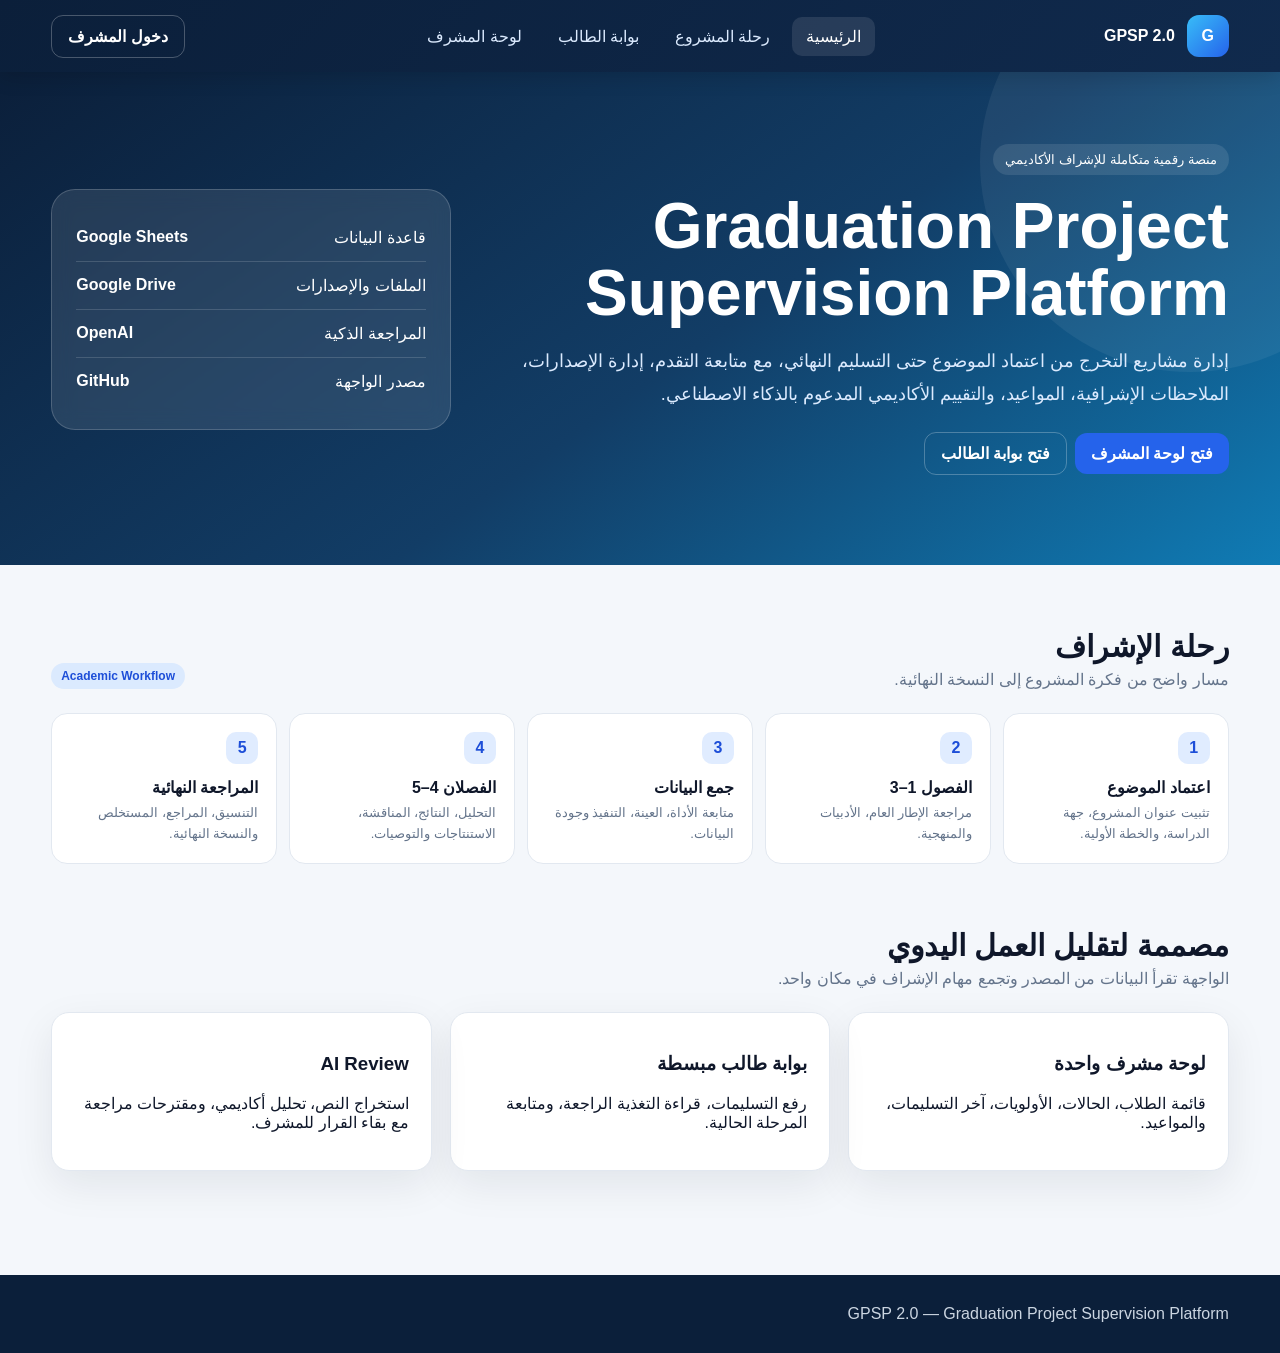
<file: index(20260825-074101).html>
<!doctype html>
<html lang="ar" dir="rtl">
<head>
<meta charset="utf-8"><meta name="viewport" content="width=device-width,initial-scale=1">
<title>GPSP 2.0 | Graduation Project Supervision Platform</title>
<link rel="stylesheet" href="style.css">
</head>
<body>
<header class="topbar">
  <div class="container nav">
    <div class="brand"><div class="logo">G</div><div>GPSP 2.0</div></div>
    <nav class="navlinks"><a class="active" href="index.html">الرئيسية</a><a href="#journey">رحلة المشروع</a><a href="student.html">بوابة الطالب</a><a href="supervisor.html">لوحة المشرف</a></nav>
    <div class="actions"><a class="btn ghost" href="supervisor.html">دخول المشرف</a></div>
  </div>
</header>

<section class="hero">
  <div class="container hero-grid">
    <div>
      <span class="eyebrow">منصة رقمية متكاملة للإشراف الأكاديمي</span>
      <h1>Graduation Project Supervision Platform</h1>
      <p>إدارة مشاريع التخرج من اعتماد الموضوع حتى التسليم النهائي، مع متابعة التقدم، إدارة الإصدارات، الملاحظات الإشرافية، المواعيد، والتقييم الأكاديمي المدعوم بالذكاء الاصطناعي.</p>
      <div class="actions" style="margin-top:22px"><a class="btn primary" href="supervisor.html">فتح لوحة المشرف</a><a class="btn ghost" href="student.html">فتح بوابة الطالب</a></div>
    </div>
    <div class="hero-card">
      <div class="hero-stat"><span>قاعدة البيانات</span><strong>Google Sheets</strong></div>
      <div class="hero-stat"><span>الملفات والإصدارات</span><strong>Google Drive</strong></div>
      <div class="hero-stat"><span>المراجعة الذكية</span><strong>OpenAI</strong></div>
      <div class="hero-stat"><span>مصدر الواجهة</span><strong>GitHub</strong></div>
    </div>
  </div>
</section>

<section id="journey" class="section">
  <div class="container">
    <div class="section-title"><div><h2>رحلة الإشراف</h2><p>مسار واضح من فكرة المشروع إلى النسخة النهائية.</p></div><span class="pill info">Academic Workflow</span></div>
    <div class="journey">
      <div class="step"><div class="num">1</div><h3>اعتماد الموضوع</h3><p>تثبيت عنوان المشروع، جهة الدراسة، والخطة الأولية.</p></div>
      <div class="step"><div class="num">2</div><h3>الفصول 1–3</h3><p>مراجعة الإطار العام، الأدبيات والمنهجية.</p></div>
      <div class="step"><div class="num">3</div><h3>جمع البيانات</h3><p>متابعة الأداة، العينة، التنفيذ وجودة البيانات.</p></div>
      <div class="step"><div class="num">4</div><h3>الفصلان 4–5</h3><p>التحليل، النتائج، المناقشة، الاستنتاجات والتوصيات.</p></div>
      <div class="step"><div class="num">5</div><h3>المراجعة النهائية</h3><p>التنسيق، المراجع، المستخلص والنسخة النهائية.</p></div>
    </div>
  </div>
</section>

<section class="section" style="padding-top:0">
  <div class="container">
    <div class="section-title"><div><h2>مصممة لتقليل العمل اليدوي</h2><p>الواجهة تقرأ البيانات من المصدر وتجمع مهام الإشراف في مكان واحد.</p></div></div>
    <div class="grid cols-3">
      <div class="card"><h3>لوحة مشرف واحدة</h3><p>قائمة الطلاب، الحالات، الأولويات، آخر التسليمات، والمواعيد.</p></div>
      <div class="card"><h3>بوابة طالب مبسطة</h3><p>رفع التسليمات، قراءة التغذية الراجعة، ومتابعة المرحلة الحالية.</p></div>
      <div class="card"><h3>AI Review</h3><p>استخراج النص، تحليل أكاديمي، ومقترحات مراجعة مع بقاء القرار للمشرف.</p></div>
    </div>
  </div>
</section>

<footer class="footer"><div class="container">GPSP 2.0 — Graduation Project Supervision Platform</div></footer>
<script src="config.js"></script><script src="api.js"></script><script src="app.js"></script>
</body></html>
</file>
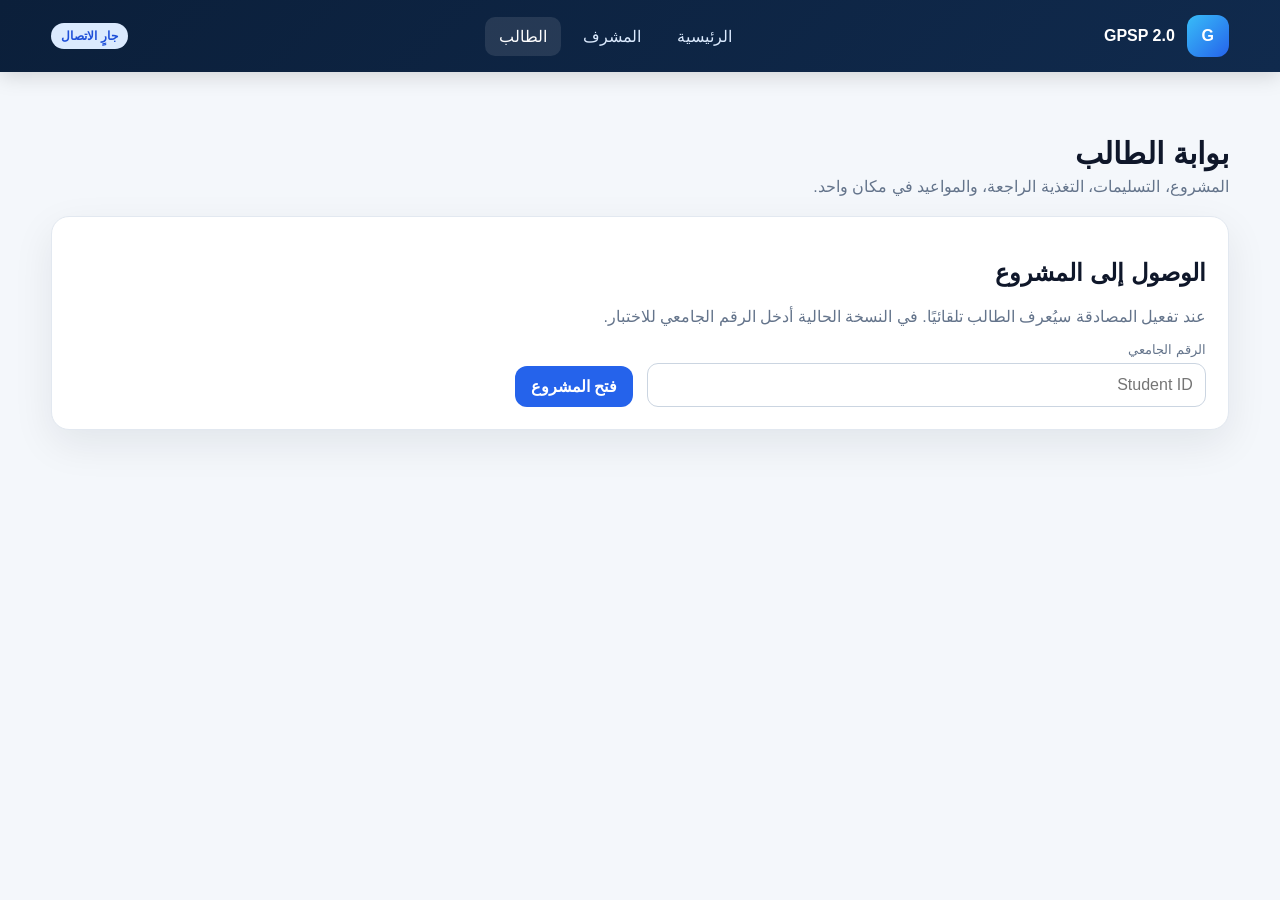
<file: student.html>
<!doctype html>
<html lang="ar" dir="rtl">
<head><meta charset="utf-8"><meta name="viewport" content="width=device-width,initial-scale=1"><title>بوابة الطالب | GPSP 2.0</title><link rel="stylesheet" href="style.css"></head>
<body>
<header class="topbar"><div class="container nav"><div class="brand"><div class="logo">G</div><div>GPSP 2.0</div></div><nav class="navlinks"><a href="index.html">الرئيسية</a><a href="supervisor.html">المشرف</a><a class="active" href="student.html">الطالب</a></nav><div class="actions"><span id="student-api-status" class="pill info">جارٍ الاتصال</span></div></div></header>
<main class="container section">
  <div class="page-head"><div><h1>بوابة الطالب</h1><p>المشروع، التسليمات، التغذية الراجعة، والمواعيد في مكان واحد.</p></div></div>
  <div id="student-login" class="card">
    <h2>الوصول إلى المشروع</h2>
    <p style="color:var(--muted)">عند تفعيل المصادقة سيُعرف الطالب تلقائيًا. في النسخة الحالية أدخل الرقم الجامعي للاختبار.</p>
    <div class="form-grid"><div class="field"><label>الرقم الجامعي</label><input id="student-id" placeholder="Student ID"></div><div class="field" style="align-self:end"><button class="btn primary" id="student-load">فتح المشروع</button></div></div>
  </div>
  <div id="student-workspace" style="display:none">
    <div class="grid cols-4">
      <div class="card metric"><div class="label">الطالب</div><div class="value" id="s-name" style="font-size:20px">—</div></div>
      <div class="card metric"><div class="label">المرحلة</div><div class="value" id="s-stage" style="font-size:22px">—</div></div>
      <div class="card metric"><div class="label">نسبة الإنجاز</div><div class="value" id="s-progress">0%</div></div>
      <div class="card metric"><div class="label">الحالة</div><div class="value" id="s-status" style="font-size:20px">—</div></div>
    </div>
    <section class="card" style="margin-top:20px">
      <h2 id="s-title">—</h2><p id="s-case" style="color:var(--muted)"></p>
      <div class="progress"><span id="s-progress-bar" style="width:0%"></span></div>
    </section>
    <div class="grid cols-2" style="margin-top:20px">
      <section class="card"><h3>التسليمات</h3><div id="s-submissions" class="timeline"></div></section>
      <section class="card"><h3>تغذية المشرف الراجعة</h3><div id="s-reviews" class="timeline"></div></section>
    </div>
  </div>
</main>
<script src="config.js"></script><script src="api.js"></script><script src="student.js"></script>
</body></html>
</file>
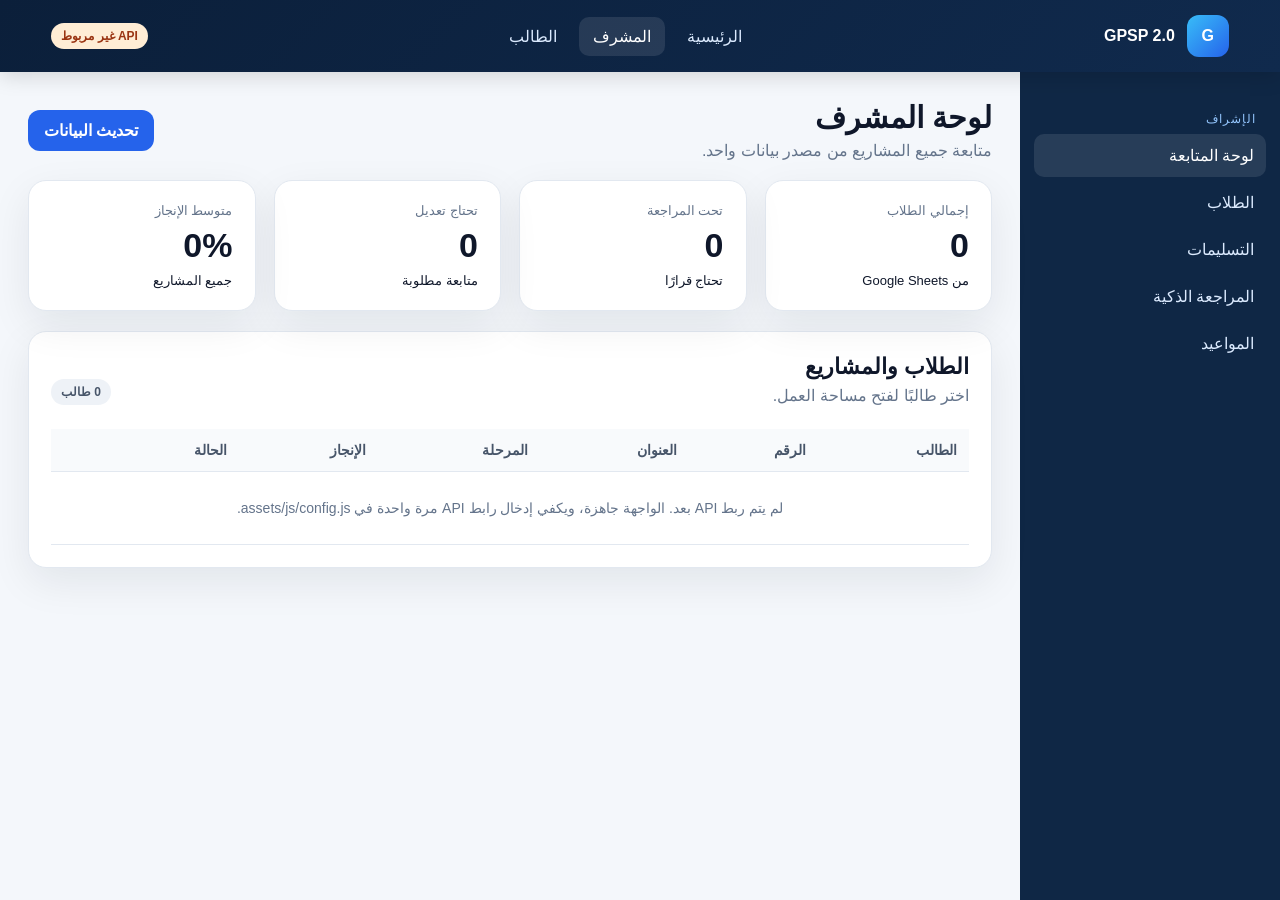
<file: supervisor.html>
<!doctype html>
<html lang="ar" dir="rtl">
<head><meta charset="utf-8"><meta name="viewport" content="width=device-width,initial-scale=1"><title>لوحة المشرف | GPSP 2.0</title><link rel="stylesheet" href="style.css"></head>
<body>
<header class="topbar"><div class="container nav"><div class="brand"><div class="logo">G</div><div>GPSP 2.0</div></div><nav class="navlinks"><a href="index.html">الرئيسية</a><a class="active" href="supervisor.html">المشرف</a><a href="student.html">الطالب</a></nav><div class="actions"><span id="api-status" class="pill info">جارٍ الاتصال</span></div></div></header>
<div class="dashboard-shell">
  <aside class="sidebar">
    <div class="side-title">الإشراف</div>
    <a class="side-link active" href="#overview">لوحة المتابعة</a>
    <a class="side-link" href="#students">الطلاب</a>
    <a class="side-link" href="#submissions">التسليمات</a>
    <a class="side-link" href="#ai">المراجعة الذكية</a>
    <a class="side-link" href="#timeline">المواعيد</a>
  </aside>
  <main class="main">
    <div class="page-head"><div><h1>لوحة المشرف</h1><p>متابعة جميع المشاريع من مصدر بيانات واحد.</p></div><button class="btn primary" id="refresh-btn">تحديث البيانات</button></div>
    <div class="grid cols-4" id="overview">
      <div class="card metric"><div class="label">إجمالي الطلاب</div><div class="value" id="m-total">0</div><div class="delta">من Google Sheets</div></div>
      <div class="card metric"><div class="label">تحت المراجعة</div><div class="value" id="m-review">0</div><div class="delta">تحتاج قرارًا</div></div>
      <div class="card metric"><div class="label">تحتاج تعديل</div><div class="value" id="m-revision">0</div><div class="delta">متابعة مطلوبة</div></div>
      <div class="card metric"><div class="label">متوسط الإنجاز</div><div class="value" id="m-progress">0%</div><div class="delta">جميع المشاريع</div></div>
    </div>

    <section class="card" id="students" style="margin-top:20px">
      <div class="section-title"><div><h2 style="font-size:22px">الطلاب والمشاريع</h2><p>اختر طالبًا لفتح مساحة العمل.</p></div><span class="pill muted" id="student-count">0 طالب</span></div>
      <div class="table-wrap"><table><thead><tr><th>الطالب</th><th>الرقم</th><th>العنوان</th><th>المرحلة</th><th>الإنجاز</th><th>الحالة</th><th></th></tr></thead><tbody id="students-body"><tr><td colspan="7" class="empty">جارٍ التحميل...</td></tr></tbody></table></div>
    </section>

    <section class="card" id="workspace" style="margin-top:20px;display:none">
      <div class="page-head"><div><h1 id="ws-name" style="font-size:24px"></h1><p id="ws-title"></p></div><span class="pill info" id="ws-stage"></span></div>
      <div class="grid cols-2">
        <div><h3>سجل التسليمات</h3><div id="ws-submissions" class="timeline"></div></div>
        <div><h3>الملاحظات الإشرافية</h3><div id="ws-reviews" class="timeline"></div></div>
      </div>
      <div class="notice" style="margin-top:18px">المراجعة بالذكاء الاصطناعي وقرارات الاعتماد ستُفعّل تلقائيًا عند ربط API الخلفي.</div>
    </section>
  </main>
</div>
<script src="config.js"></script><script src="api.js"></script><script src="supervisor.js"></script>
</body></html>
</file>
<file: style.css>
:root{
  --bg:#f4f7fb;--surface:#ffffff;--ink:#0f172a;--muted:#64748b;
  --nav:#0b1f3a;--nav2:#102a4d;--accent:#2563eb;--accent2:#0ea5e9;
  --line:#e2e8f0;--success:#16a34a;--warn:#d97706;--danger:#dc2626;
  --shadow:0 14px 40px rgba(15,23,42,.08);--radius:18px;
}
*{box-sizing:border-box}
html{scroll-behavior:smooth}
body{margin:0;font-family:Inter,Arial,"Noto Sans Arabic",sans-serif;background:var(--bg);color:var(--ink)}
a{text-decoration:none;color:inherit}
button,input,select,textarea{font:inherit}
.container{width:min(1180px,92%);margin:auto}
.topbar{background:linear-gradient(135deg,var(--nav),var(--nav2));color:#fff;position:sticky;top:0;z-index:50;box-shadow:0 4px 20px rgba(0,0,0,.15)}
.nav{display:flex;align-items:center;justify-content:space-between;min-height:72px;gap:18px}
.brand{display:flex;align-items:center;gap:12px;font-weight:800}
.logo{width:42px;height:42px;border-radius:12px;background:linear-gradient(135deg,#38bdf8,#2563eb);display:grid;place-items:center;font-weight:900}
.navlinks{display:flex;gap:8px;flex-wrap:wrap}
.navlinks a{padding:10px 14px;border-radius:10px;color:#dbeafe}
.navlinks a:hover,.navlinks a.active{background:rgba(255,255,255,.1);color:#fff}
.actions{display:flex;align-items:center;gap:8px}
.btn{border:0;border-radius:12px;padding:11px 16px;font-weight:700;cursor:pointer;transition:.2s}
.btn.primary{background:var(--accent);color:white}
.btn.secondary{background:#eaf1fb;color:#16385f}
.btn.ghost{background:transparent;border:1px solid rgba(255,255,255,.25);color:white}
.btn:hover{transform:translateY(-1px)}
.hero{background:linear-gradient(145deg,#0b1f3a 0%,#123d66 55%,#0ea5e9 130%);color:white;padding:72px 0 90px;position:relative;overflow:hidden}
.hero:after{content:"";position:absolute;width:420px;height:420px;border-radius:50%;background:rgba(255,255,255,.06);right:-120px;top:-120px}
.hero-grid{display:grid;grid-template-columns:1.3fr .7fr;gap:36px;align-items:center}
.eyebrow{display:inline-flex;gap:8px;align-items:center;padding:8px 12px;border-radius:999px;background:rgba(255,255,255,.1);font-size:13px}
.hero h1{font-size:clamp(36px,5vw,64px);line-height:1.05;margin:18px 0}
.hero p{font-size:18px;line-height:1.8;color:#dbeafe;max-width:760px}
.hero-card{background:rgba(255,255,255,.1);border:1px solid rgba(255,255,255,.18);backdrop-filter:blur(10px);padding:24px;border-radius:24px}
.hero-stat{display:flex;justify-content:space-between;padding:14px 0;border-bottom:1px solid rgba(255,255,255,.15)}
.hero-stat:last-child{border-bottom:0}
.section{padding:64px 0}
.section-title{display:flex;align-items:end;justify-content:space-between;gap:20px;margin-bottom:24px}
.section-title h2{margin:0;font-size:30px}
.section-title p{margin:6px 0 0;color:var(--muted)}
.grid{display:grid;gap:18px}
.grid.cols-4{grid-template-columns:repeat(4,1fr)}
.grid.cols-3{grid-template-columns:repeat(3,1fr)}
.grid.cols-2{grid-template-columns:repeat(2,1fr)}
.card{background:var(--surface);border:1px solid var(--line);border-radius:var(--radius);padding:22px;box-shadow:var(--shadow)}
.metric .label{color:var(--muted);font-size:13px}
.metric .value{font-size:34px;font-weight:800;margin-top:8px}
.metric .delta{margin-top:8px;font-size:13px}
.pill{display:inline-flex;padding:6px 10px;border-radius:999px;font-size:12px;font-weight:700}
.pill.success{background:#dcfce7;color:#166534}.pill.warn{background:#ffedd5;color:#9a3412}.pill.info{background:#dbeafe;color:#1d4ed8}.pill.muted{background:#eef2f7;color:#475569}
.journey{display:grid;grid-template-columns:repeat(5,1fr);gap:12px}
.step{background:white;border:1px solid var(--line);border-radius:16px;padding:18px;position:relative}
.step .num{width:32px;height:32px;border-radius:10px;background:#e0ecff;color:#1d4ed8;display:grid;place-items:center;font-weight:800}
.step h3{font-size:16px;margin:14px 0 6px}.step p{font-size:13px;color:var(--muted);line-height:1.6;margin:0}
.dashboard-shell{display:grid;grid-template-columns:260px 1fr;min-height:calc(100vh - 72px)}
.sidebar{background:#0f2745;color:#dbeafe;padding:22px 14px}
.side-title{font-size:12px;text-transform:uppercase;letter-spacing:.08em;color:#93c5fd;margin:18px 10px 8px}
.side-link{display:flex;gap:10px;align-items:center;padding:12px;border-radius:10px;margin:4px 0;color:#dbeafe}
.side-link.active,.side-link:hover{background:rgba(255,255,255,.1);color:white}
.main{padding:28px}
.page-head{display:flex;justify-content:space-between;gap:18px;align-items:center;margin-bottom:20px}
.page-head h1{margin:0;font-size:30px}.page-head p{margin:6px 0 0;color:var(--muted)}
.table-wrap{overflow:auto}
table{width:100%;border-collapse:collapse;min-width:780px}
th,td{padding:13px 12px;text-align:start;border-bottom:1px solid var(--line);font-size:14px}
th{color:#475569;background:#f8fafc}
.progress{height:10px;background:#e2e8f0;border-radius:999px;overflow:hidden}.progress span{height:100%;display:block;background:linear-gradient(90deg,var(--accent),var(--accent2))}
.timeline{display:grid;gap:12px}
.timeline-item{display:grid;grid-template-columns:110px 1fr auto;gap:14px;align-items:center;padding:14px;border:1px solid var(--line);border-radius:14px;background:white}
.form-grid{display:grid;grid-template-columns:repeat(2,1fr);gap:14px}
.field label{display:block;font-size:13px;color:var(--muted);margin-bottom:6px}
.field input,.field select,.field textarea{width:100%;padding:12px;border:1px solid #cbd5e1;border-radius:11px;background:white}
.field textarea{min-height:110px;resize:vertical}
.notice{padding:14px 16px;border-radius:12px;background:#eff6ff;border:1px solid #bfdbfe;color:#1e3a8a}
.empty{padding:28px;text-align:center;color:var(--muted)}
.footer{padding:30px 0;background:#0b1f3a;color:#cbd5e1;margin-top:40px}
@media(max-width:980px){
  .hero-grid,.dashboard-shell{grid-template-columns:1fr}.sidebar{display:none}
  .grid.cols-4{grid-template-columns:repeat(2,1fr)}.grid.cols-3,.journey{grid-template-columns:repeat(2,1fr)}
}
@media(max-width:640px){
  .navlinks{display:none}.hero{padding:50px 0 64px}.grid.cols-4,.grid.cols-3,.grid.cols-2,.journey,.form-grid{grid-template-columns:1fr}
  .main{padding:18px}.page-head{align-items:flex-start;flex-direction:column}
}
</file>
